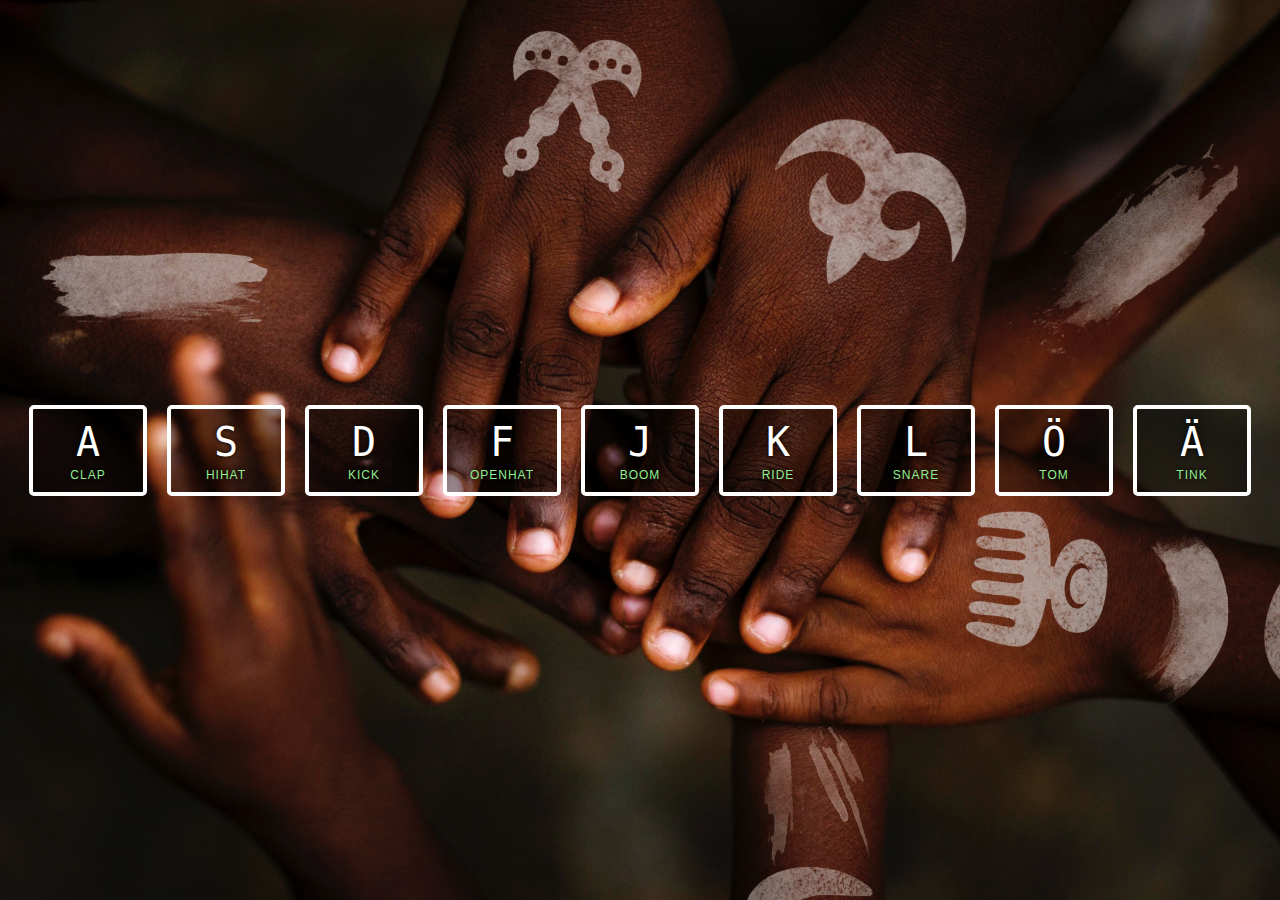
<file: day1/index.html>
<!DOCTYPE html>
<html lang="en">

<head>
  <meta charset="UTF-8">
  <meta name="viewport" content="width=device-width, initial-scale=1.0">
  <meta http-equiv="X-UA-Compatible" content="ie=edge">
  <title>JS Drum Kit jntme</title>
  <link rel="stylesheet" href="style.css">
</head>

<body>

  <div class="keys">
    <div data-key="65" class="key">
      <kbd>A</kbd>
      <span class="sound">clap</span>
    </div>
    <div data-key="83" class="key">
      <kbd>S</kbd>
      <span class="sound">hihat</span>
    </div>
    <div data-key="68" class="key">
      <kbd>D</kbd>
      <span class="sound">kick</span>
    </div>
    <div data-key="70" class="key">
      <kbd>F</kbd>
      <span class="sound">openhat</span>
    </div>
    <div data-key="74" class="key">
      <kbd>J</kbd>
      <span class="sound">boom</span>
    </div>
    <div data-key="75" class="key">
      <kbd>K</kbd>
      <span class="sound">ride</span>
    </div>
    <div data-key="76" class="key">
      <kbd>L</kbd>
      <span class="sound">snare</span>
    </div>
    <div data-key="186" class="key">
      <kbd>Ö</kbd>
      <span class="sound">tom</span>
    </div>
    <div data-key="222" class="key">
      <kbd>Ä</kbd>
      <span class="sound">tink</span>
    </div>
  </div>


  <audio data-key="65" src="sounds/clap.wav"></audio>
  <audio data-key="83" src="sounds/hihat.wav"></audio>
  <audio data-key="68" src="sounds/kick.wav"></audio>
  <audio data-key="70" src="sounds/openhat.wav"></audio>
  <audio data-key="74" src="sounds/boom.wav"></audio>
  <audio data-key="75" src="sounds/ride.wav"></audio>
  <audio data-key="76" src="sounds/snare.wav"></audio>
  <audio data-key="186" src="sounds/tom.wav"></audio>
  <audio data-key="222" src="sounds/tink.wav"></audio>


  <script>
    function playSound(e) {
      console.log(e);
      const audio = document.querySelector(`audio[data-key="${e.keyCode}"]`);
      const key = document.querySelector(`.key[data-key="${e.keyCode}"]`);

      if (!audio) return; //stap!

      key.classList.add('playing');

      audio.currentTime = 0; //rewind
      audio.play();
    };

    const keys = document.querySelectorAll('.key');

    keys.forEach(key => key.addEventListener('transitionend', removeTransition));

    function removeTransition(e) {
      if (e.propertyName !== 'transform') return;
      this.classList.remove('playing');
    }

    window.addEventListener('keydown', playSound);
  </script>
</body>

</html>
</file>
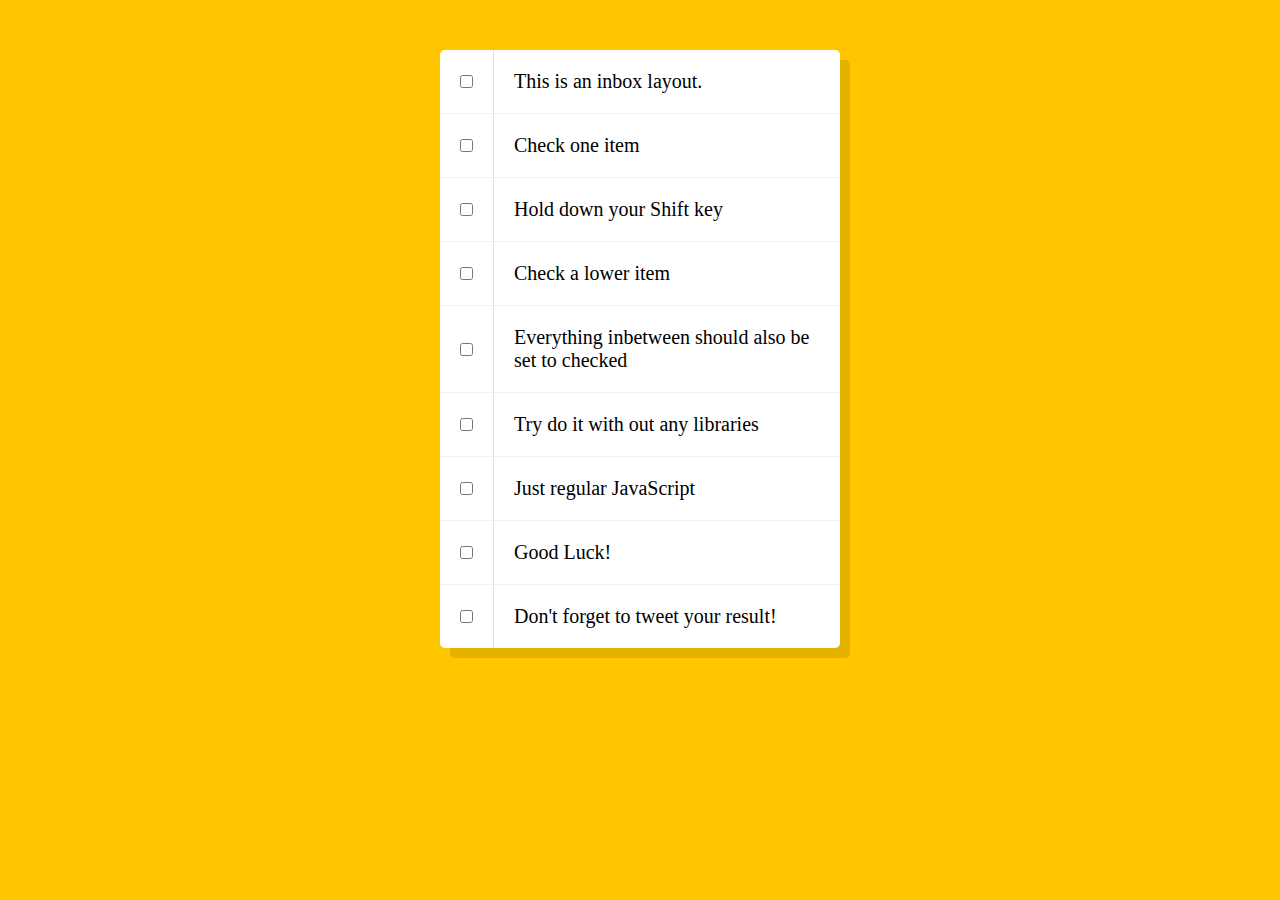
<file: day10/index.html>
<!DOCTYPE html>
<html lang="en">
<head>
  <meta charset="UTF-8">
  <title>Hold Shift to Check Multiple Checkboxes</title>
</head>
<body>
  <style>

    html {
      font-family: sans-serif;
      background:#ffc600;
    }

    .inbox {
      max-width:400px;
      margin:50px auto;
      background:white;
      border-radius:5px;
      box-shadow:10px 10px 0 rgba(0,0,0,0.1);
    }

    .item {
      display:flex;
      align-items:center;
      border-bottom: 1px solid #F1F1F1;
    }

    .item:last-child {
      border-bottom:0;
    }


    input:checked + p {
      background:#F9F9F9;
      text-decoration: line-through;
    }

    input[type="checkbox"] {
      margin:20px;
    }

    p {
      margin:0;
      padding:20px;
      transition:background 0.2s;
      flex:1;
      font-family:'helvetica neue';
      font-size: 20px;
      font-weight: 200;
      border-left: 1px solid #D1E2FF;
    }


  </style>
   <!--
   The following is a common layout you would see in an email client.

   When a user clicks a checkbox, holds Shift, and then clicks another checkbox a few rows down, all the checkboxes inbetween those two checkboxes should be checked.

  -->
  <div class="inbox">
    <div class="item">
      <input type="checkbox">
      <p>This is an inbox layout.</p>
    </div>
    <div class="item">
      <input type="checkbox">
      <p>Check one item</p>
    </div>
    <div class="item">
      <input type="checkbox">
      <p>Hold down your Shift key</p>
    </div>
    <div class="item">
      <input type="checkbox">
      <p>Check a lower item</p>
    </div>
    <div class="item">
      <input type="checkbox">
      <p>Everything inbetween should also be set to checked</p>
    </div>
    <div class="item">
      <input type="checkbox">
      <p>Try do it with out any libraries</p>
    </div>
    <div class="item">
      <input type="checkbox">
      <p>Just regular JavaScript</p>
    </div>
    <div class="item">
      <input type="checkbox">
      <p>Good Luck!</p>
    </div>
    <div class="item">
      <input type="checkbox">
      <p>Don't forget to tweet your result!</p>
    </div>
  </div>

<script>
  const cbs = document.querySelectorAll('input');

  let lastClicked; 

  function checkboxClick(e) {
    let inBetween = false;

    if(e.shiftKey && this.checked) {
      cbs.forEach(cb => {
        console.log(cb);
        if(cb === this || cb === lastClicked) {
          inBetween = !inBetween;
          console.log('Toggling in between! ' + inBetween);
        }
        if(inBetween) cb.checked = true;
      });
    }
    lastClicked = this;
  }


  cbs.forEach((cb,i) => cb.addEventListener('click', checkboxClick));
</script>
</body>
</html>
</file>
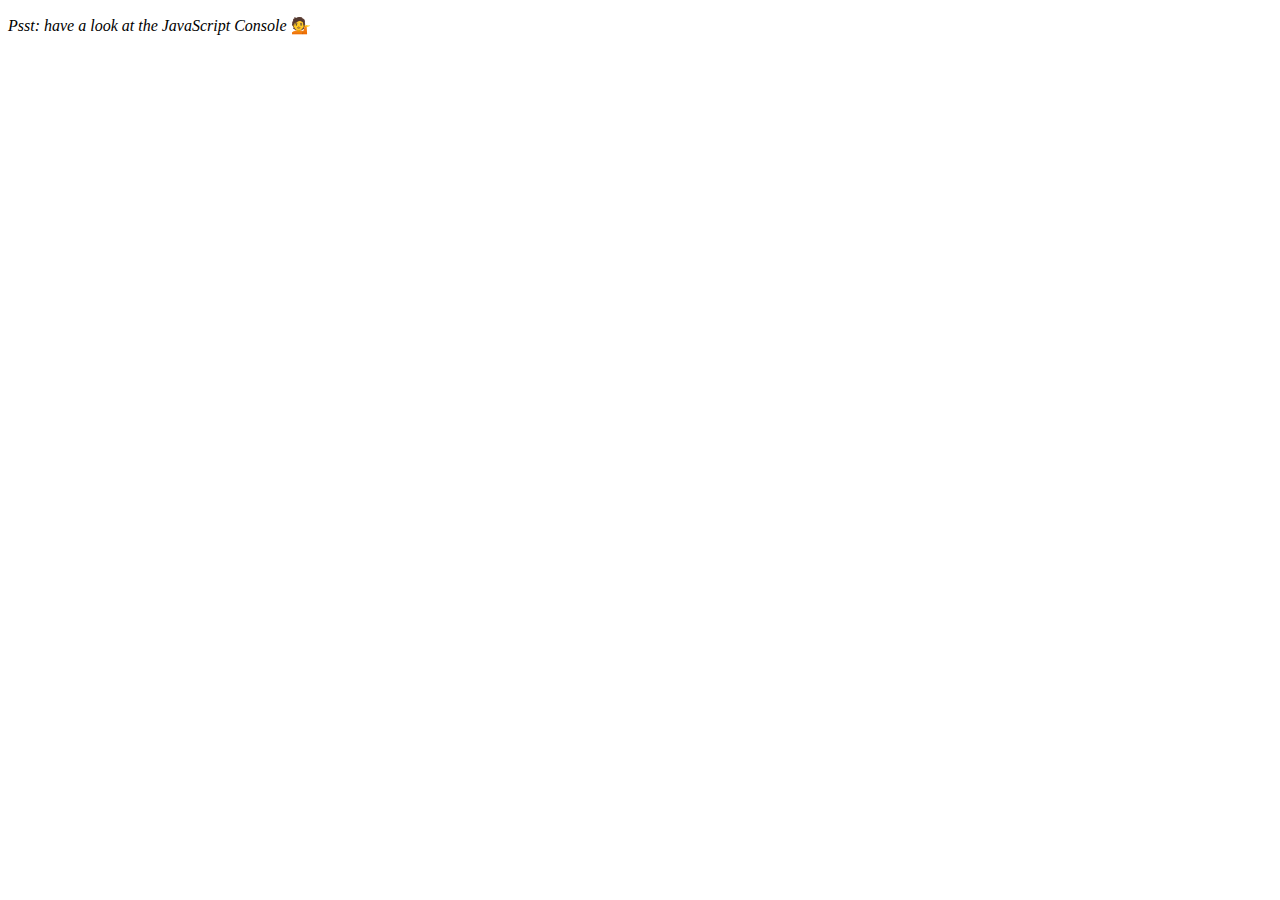
<file: day4/index.html>
<!DOCTYPE html>
<html lang="en">
<head>
  <meta charset="UTF-8">
  <title>Array Cardio 💪</title>
</head>
<body>
  <p><em>Psst: have a look at the JavaScript Console</em> 💁</p>
  <script>
    // Get your shorts on - this is an array workout!
    // ## Array Cardio Day 1

    // Some data we can work with

    const inventors = [
      { first: 'Albert', last: 'Einstein', year: 1879, passed: 1955 },
      { first: 'Isaac', last: 'Newton', year: 1643, passed: 1727 },
      { first: 'Galileo', last: 'Galilei', year: 1564, passed: 1642 },
      { first: 'Marie', last: 'Curie', year: 1867, passed: 1934 },
      { first: 'Johannes', last: 'Kepler', year: 1571, passed: 1630 },
      { first: 'Nicolaus', last: 'Copernicus', year: 1473, passed: 1543 },
      { first: 'Max', last: 'Planck', year: 1858, passed: 1947 },
      { first: 'Katherine', last: 'Blodgett', year: 1898, passed: 1979 },
      { first: 'Ada', last: 'Lovelace', year: 1815, passed: 1852 },
      { first: 'Sarah E.', last: 'Goode', year: 1855, passed: 1905 },
      { first: 'Lise', last: 'Meitner', year: 1878, passed: 1968 },
      { first: 'Hanna', last: 'Hammarström', year: 1829, passed: 1909 }
    ];

    const people = ['Beck, Glenn', 'Becker, Carl', 'Beckett, Samuel', 'Beddoes, Mick', 'Beecher, Henry', 'Beethoven, Ludwig', 'Begin, Menachem', 'Belloc, Hilaire', 'Bellow, Saul', 'Benchley, Robert', 'Benenson, Peter', 'Ben-Gurion, David', 'Benjamin, Walter', 'Benn, Tony', 'Bennington, Chester', 'Benson, Leana', 'Bent, Silas', 'Bentsen, Lloyd', 'Berger, Ric', 'Bergman, Ingmar', 'Berio, Luciano', 'Berle, Milton', 'Berlin, Irving', 'Berne, Eric', 'Bernhard, Sandra', 'Berra, Yogi', 'Berry, Halle', 'Berry, Wendell', 'Bethea, Erin', 'Bevan, Aneurin', 'Bevel, Ken', 'Biden, Joseph', 'Bierce, Ambrose', 'Biko, Steve', 'Billings, Josh', 'Biondo, Frank', 'Birrell, Augustine', 'Black, Elk', 'Blair, Robert', 'Blair, Tony', 'Blake, William'];

    // Array.prototype.filter()
    console.log("1. Filter the list of inventors for those who were born in the 1500's");

    console.log(inventors.filter(inv => {
        return inv.year >= 1500 && inv.year < 1600;
    }));

    // Array.prototype.map()
    console.log("2. Give us an array of the inventors' first and last names");

    console.log(inventors.map(inv => {
        return `${inv.first} ${inv.last}`;
    }));

    // Array.prototype.sort()
    console.log("3. Sort the inventors by birthdate, oldest to youngest");

    inventors.sort((a, b) => {
        // -1: a comes first
        // 0: same
        // 1: b comes first

        if(b.year > a.year) return 1;
        if(b.year < a.year) return -1;
        return 0;
    })
    .forEach(x => {
        console.log(`${x.first} ${x.last}: ${x.year}`);
    });

    // Array.prototype.reduce()
    console.log("4. How many years did all the inventors live?");

    console.log(inventors.reduce((a, b) => {
        return a += b.passed - b.year;
    }, 0));

    console.log("5. Sort the inventors by years lived");

    inventors.sort((a, b) => {
        const livedA = a.passed - a.year;
        const livedB = b.passed - b.year;

       return  livedA - livedB;
    })
    .forEach( x =>
        console.log(`${x.first} ${x.last}: ${x.passed - x.year}`)
    );

    console.log("6. create a list of Boulevards in Paris that contain 'de' anywhere in the name");
    // https://en.wikipedia.org/wiki/Category:Boulevards_in_Paris
    // const category = document.querySelector('.mw-category');
    // const links = Array.from(category.querySelectorAll('a'));
    // links.map(a => a.textContent)
    //      .filter(item => item.includes('de'));




    // sort Exercise
    console.log("7. Sort the people alphabetically by last name");
    people.map(x => {
        return x.split(', ');
    })
    .sort((a, b) => {
        if(a[0] < b[0]) return -1;
        if(a[0] > b[0]) return 1;
        return 0;
    })
    .forEach(x => {
        console.log(x);
    })

    // Reduce Exercise 
    console.log("8. Sum up the instances of each of these");
    const data = ['car', 'car', 'truck', 'truck', 'bike', 'walk', 'car', 'van', 'bike', 'walk', 'car', 'van', 'car', 'truck' ];
    console.log(
        data.reduce((obj, item) => {
           if(obj[item]) obj[item]++;
           else {
               obj[item] = 1;
           }
           return obj;
        }, {}
        )
    );


    console.log("9. only show each instance once");

    console.log(
        data.reduce((a, b) => {
            return a.add(b);
        }, new Set()
        )
    );

  </script>
</body>
</html>


<!--sort()
how easy it is to read certain things out of a webpage

-->
</file>
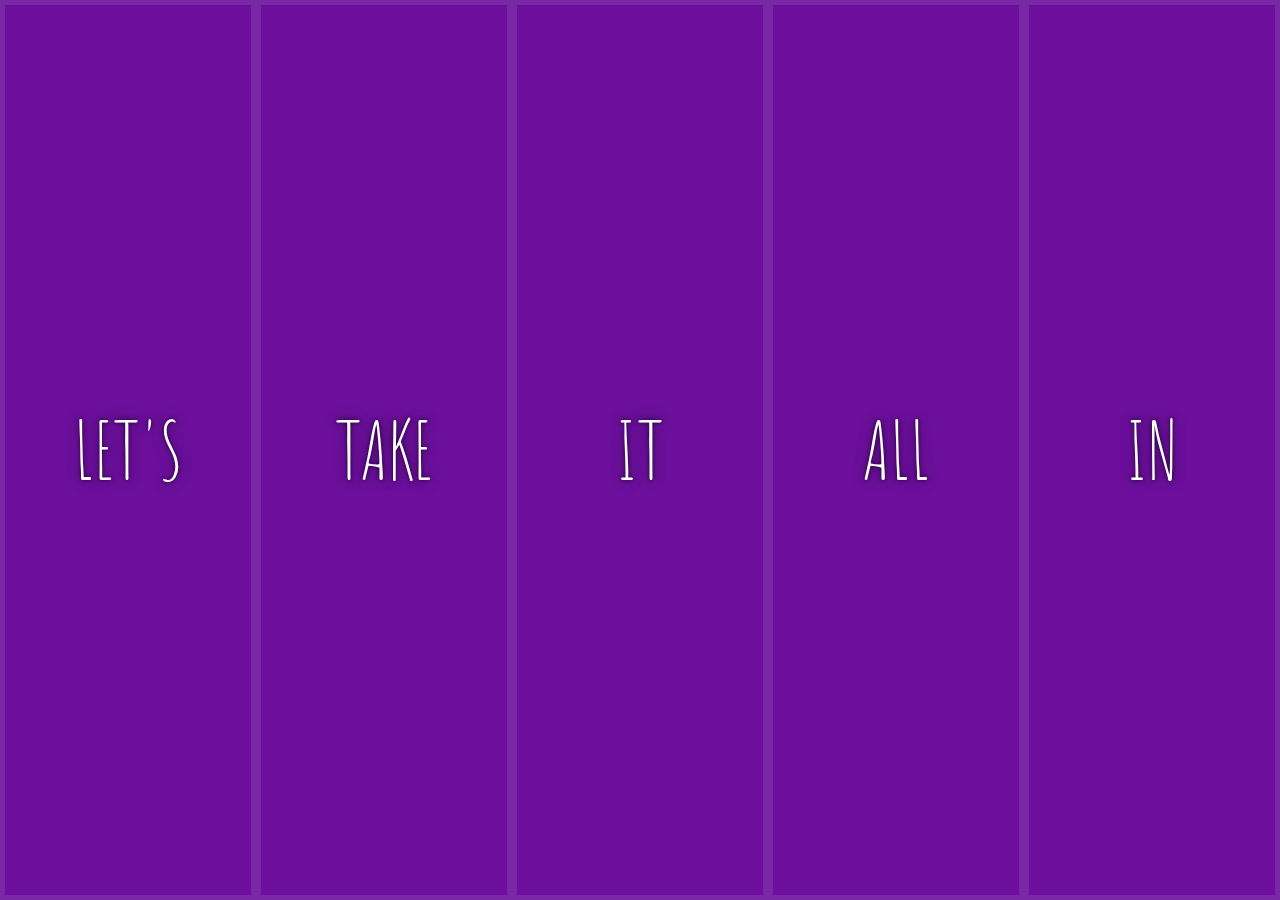
<file: day5/index.html>
<!DOCTYPE html>
<html lang="en">
<head>
  <meta charset="UTF-8">
  <title>Flex Panels 💪</title>
  <link href='https://fonts.googleapis.com/css?family=Amatic+SC' rel='stylesheet' type='text/css'>
</head>
<body>
  <style>
    html {
      box-sizing: border-box;
      background:#ffc600;
      font-family:'helvetica neue';
      font-size: 20px;
      font-weight: 200;
    }
    body {
      margin: 0;
    }
    *, *:before, *:after {
      box-sizing: inherit;
    }

    .panels {
      min-height:100vh;
      overflow: hidden;
      display: flex;
    }

    .panel {
      background:#6B0F9C;
      box-shadow:inset 0 0 0 5px rgba(255,255,255,0.1);
      color:white;
      text-align: center;
      align-items:center;
      /* Safari transitionend event.propertyName === flex */
      /* Chrome + FF transitionend event.propertyName === flex-grow */
      transition:
        /*all 0.7s cubic-bezier(0.61,-0.19, 0.7,-0.11);*/
        font-size 0.7s cubic-bezier(0.61,-0.19, 0.7,-0.11),
        flex 0.7s cubic-bezier(0.61,-0.19, 0.7,-0.11),
        background 0.2s;
      font-size: 20px;
      background-size:cover;
      background-position:center;
      flex: 1;
      display: flex;
      flex-direction: column;
      justify-content: center;
      align-items: center;
    }


    .panel1 { background-image:url(https://source.unsplash.com/gYl-UtwNg_I/1500x1500); }
    .panel2 { background-image:url(https://source.unsplash.com/1CD3fd8kHnE/1500x1500); }
    .panel3 { background-image:url(https://images.unsplash.com/photo-1465188162913-8fb5709d6d57?ixlib=rb-0.3.5&q=80&fm=jpg&crop=faces&cs=tinysrgb&w=1500&h=1500&fit=crop&s=967e8a713a4e395260793fc8c802901d); }
    .panel4 { background-image:url(https://source.unsplash.com/ITjiVXcwVng/1500x1500); }
    .panel5 { background-image:url(https://source.unsplash.com/3MNzGlQM7qs/1500x1500); }

    .panel > * {
      margin:0;
      width: 100%;
      transition:transform 0.5s;
      flex: 1 0 auto;
      display: flex;
      justify-content: center;
      align-items: center;
    }

    .panel > *:first-child {transform: translateY(-100%); }
    .panel.open-active > *:first-child {transform: translateY(0); }
    .panel > *:last-child {transform: translateY(100%); }
    .panel.open-active > *:last-child {transform: translateY(0); }

    .panel p {
      text-transform: uppercase;

      font-family: 'Amatic SC', cursive;
      text-shadow:0 0 4px rgba(0, 0, 0, 0.72), 0 0 14px rgba(0, 0, 0, 0.45);
      font-size: 2em;
    }
    .panel p:nth-child(2) {
      font-size: 4em;
    }

    .panel.open {
      font-size:40px;
      flex: 5;
    }

  </style>


  <div class="panels">
    <div class="panel panel1">
      <p>Hey</p>
      <p>Let's</p>
      <p>Dance</p>
    </div>
    <div class="panel panel2">
      <p>Give</p>
      <p>Take</p>
      <p>Receive</p>
    </div>
    <div class="panel panel3">
      <p>Experience</p>
      <p>It</p>
      <p>Today</p>
    </div>
    <div class="panel panel4">
      <p>Give</p>
      <p>All</p>
      <p>You can</p>
    </div>
    <div class="panel panel5">
      <p>Life</p>
      <p>In</p>
      <p>Motion</p>
    </div>
  </div>

  <script>
    const panels = document.querySelectorAll('.panel');

    function toggleOpen() {
        this.classList.toggle('open');
    }

    function toggleActive(e) {
        if(e.propertyName === 'flex-grow' || e.propertyName === 'flex')  {
            this.classList.toggle('open-active');
        }
    }

    panels.forEach(panel => panel.addEventListener('click', toggleOpen));
    panels.forEach(panel => panel.addEventListener('transitionend', toggleActive));

  </script>



</body>
</html>

<!--
    
    flex property (1 0 auto)
    this.classList.toggle
    
    -->
</file>
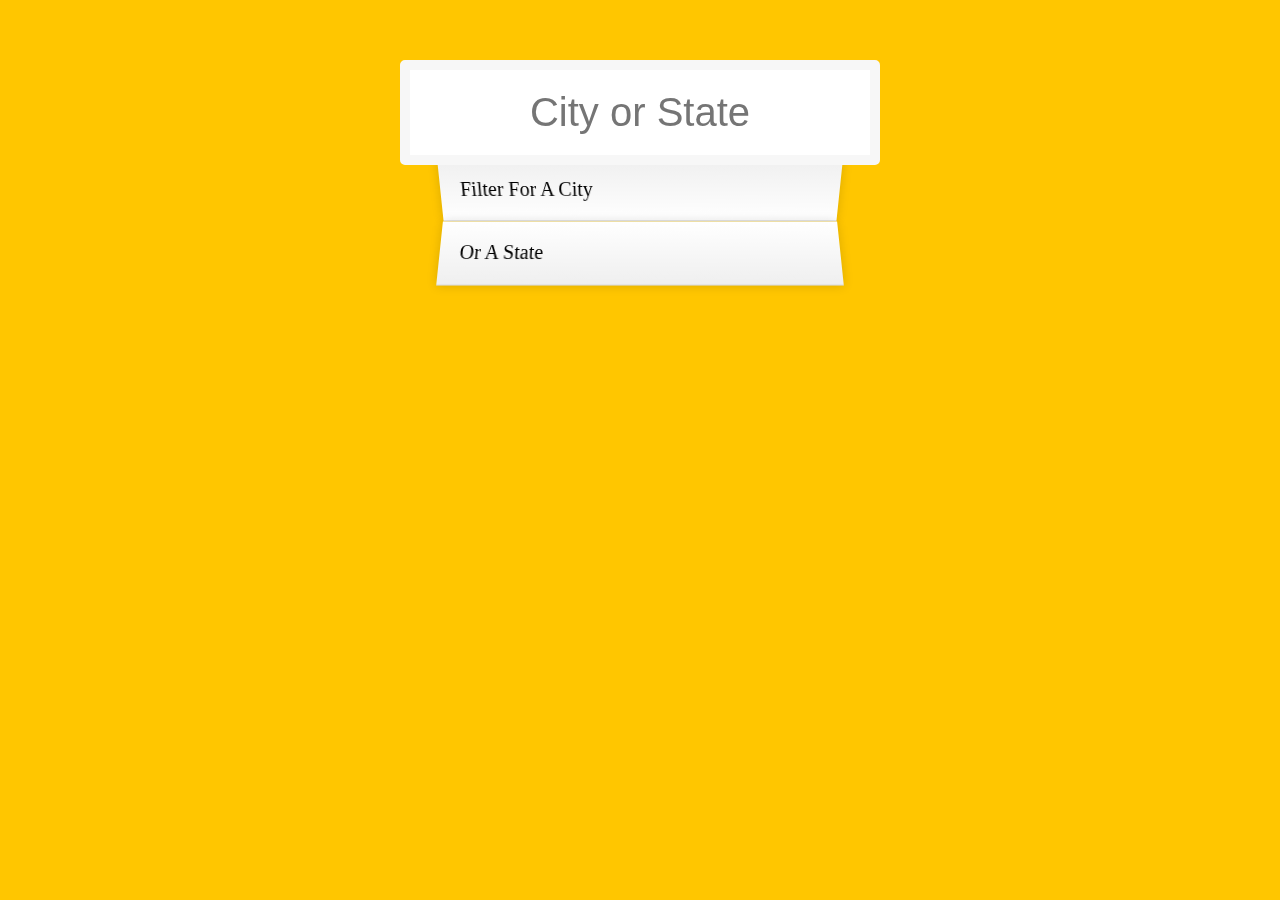
<file: day6/index.html>
<!DOCTYPE html>
<html lang="en">
<head>
  <meta charset="UTF-8">
  <title>Type Ahead 👀</title>
  <link rel="stylesheet" href="style.css">
</head>
<body>

  <form class="search-form">
    <input type="text" class="search" placeholder="City or State">
    <ul class="suggestions">
      <li>Filter for a city</li>
      <li>or a state</li>
    </ul>
  </form>
<script>
const endpoint = 'https://gist.githubusercontent.com/Miserlou/c5cd8364bf9b2420bb29/raw/2bf258763cdddd704f8ffd3ea9a3e81d25e2c6f6/cities.json';

const cities = [];

const prom = fetch(endpoint)
.then(blob => blob.json())
.then(data => cities.push(...data));

function findMatches(wordToMatch, cities) {
    return cities.filter(place => {
        const regex = new RegExp(wordToMatch, 'gi');
       return place.city.match(regex) || place.state.match(regex);
    });
}

const searchInput = document.querySelector('.search');
const suggestions = document.querySelector('.suggestions');

function numberWithCommas(x) {
  return x.toString().replace(/\B(?=(\d{3})+(?!\d))/g, ',');
}

function displayMatches() {
    const matchArr  = findMatches(this.value, cities);
    const html = matchArr.map(place => {
        const regex = new RegExp(this.value, 'gi');
        const cityName = place.city.replace(regex, `<span class="hl">${this.value}</span>`);
        const stateName = place.state.replace(regex, `<span class="hl">${this.value}</span>`);
        return `
            <li>
                <span class="name">${cityName}, ${stateName}</span>
                <span class="population">${numberWithCommas(place.population)}</span>
            </li>
        `;
    }).join('');

    suggestions.innerHTML = html;
}

searchInput.addEventListener('change', displayMatches);
searchInput.addEventListener('keyup', displayMatches);

</script>
  </body>
</html>
</file>
<file: day1/style.css>
html {
  font-size: 10px;
  background: url("background.jpg") bottom center no-repeat;
  background-size: cover;
}

body,html {
  margin: 0;
  padding: 0;
  font-family: sans-serif;
}

.keys {
  display: flex;
  min-height: 100vh;
  align-items: center;
  justify-content: center;
}

.key {
  border: .4rem solid white;
  border-radius: .5rem;
  font-size: 1.5rem;
  margin: 1rem;
  padding: 1rem .5rem;
  transition: all 0.07s ease;
  width: 10rem;
  text-align: center;
  color: white;
  background: rgba(0, 0, 0, 0.4);
  text-shadow: 0 0 .5rem black;
}

.playing {
  transform: scale(1.1);
  border-color: lightgreen;
  box-shadow: 0 0 1rem lightgreen;
}

kbd {
  display: block;
  font-size: 4rem;
}

.sound {
  font-size: 1.2rem;
  text-transform: uppercase;
  letter-spacing: .1rem;
  color: lightgreen;
}

/*
learned:

transform & transition
rem
vh
kbd tag
*/
</file>
<file: day6/style.css>
html {
      box-sizing: border-box;
      background:#ffc600;
      font-family:'helvetica neue';
      font-size: 20px;
      font-weight: 200;
    }
    *, *:before, *:after {
      box-sizing: inherit;
    }
    input {
      width: 100%;
      padding:20px;
    }

    .search-form {
      max-width:400px;
      margin:50px auto;
    }

    input.search {
      margin: 0;
      text-align: center;
      outline:0;
      border: 10px solid #F7F7F7;
      width: 120%;
      left: -10%;
      position: relative;
      top: 10px;
      z-index: 2;
      border-radius: 5px;
      font-size: 40px;
      /* box-shadow: 0 0 5px rgba(0, 0, 0, 0.12), inset 0 0 2px rgba(0, 0, 0, 0.19); */
      box-shadow: 0 0 5px rgba(0, 0, 0, 0);
    }


    .suggestions {
      margin: 0;
      padding: 0;
      position: relative;
      /*perspective:20px;*/
    }
    .suggestions li {
      background:white;
      list-style: none;
      border-bottom: 1px solid #D8D8D8;
      box-shadow: 0 0 10px rgba(0, 0, 0, 0.14);
      margin:0;
      padding:20px;
      transition:background 0.2s;
      display:flex;
      justify-content:space-between;
      text-transform: capitalize;
    }

    .suggestions li:nth-child(even) {
      transform: perspective(100px) rotateX(3deg) translateY(2px) scale(1.001);
      background: linear-gradient(to bottom,  #ffffff 0%,#EFEFEF 100%);
    }
    .suggestions li:nth-child(odd) {
      transform: perspective(100px) rotateX(-3deg) translateY(3px);
      background: linear-gradient(to top,  #ffffff 0%,#EFEFEF 100%);
    }

    span.population {
      font-size: 15px;
    }

    .hl {
      background:#ffc600;
    }

    a {
      color:black;
      background:rgba(0,0,0,0.1);
      text-decoration: none;
    }
</file>
